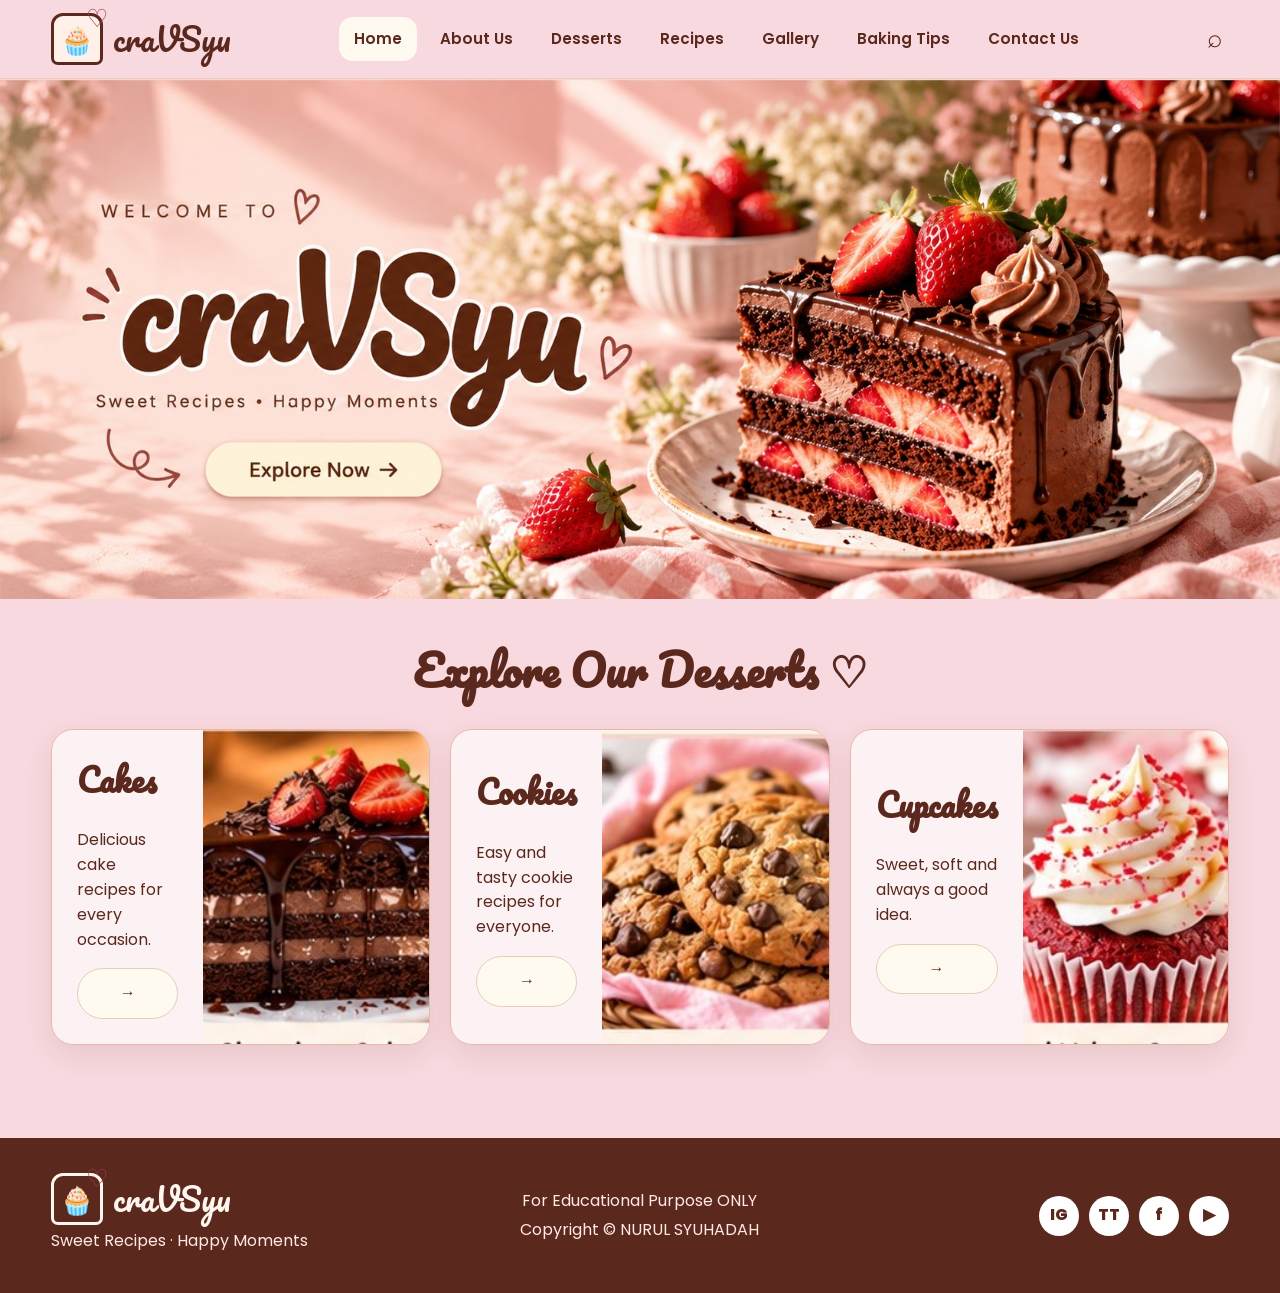
<file: index.html>
<!DOCTYPE html>
<html lang="en">

<head>
    <meta charset="UTF-8">
    <meta name="viewport" content="width=device-width,initial-scale=1.0">
    <title>Home | craVSyu</title>
    <link rel="stylesheet" href="style.css">
</head>

<body>
    <header class="site-header">
        <div class="container navbar"><a class="brand" href="index.html"><span
                    class="brand-mark">🧁</span><span>craVSyu</span></a>
            <nav class="nav-links"><a class="active" href="index.html">Home</a><a href="about.html">About Us</a><a
                    href="desserts.html">Desserts</a><a href="recipes.html">Recipes</a><a
                    href="gallery.html">Gallery</a><a href="baking-tips.html">Baking Tips</a><a
                    href="contact.html">Contact Us</a></nav>
                <button class="menu-toggle" id="menuToggle" aria-label="Open navigation menu" aria-expanded="false">☰</button>
                <div class="mobile-menu" id="mobileMenu"><a href="index.html">Home</a><a href="about.html">About Us</a><a href="desserts.html">Desserts</a><a href="recipes.html">Recipes</a><a href="gallery.html">Gallery</a><a href="baking-tips.html">Baking Tips</a><a href="contact.html">Contact Us</a></div><button class="search-btn" id="searchBtn"
                aria-label="Search">⌕</button>
        </div>
        <div class="container search-wrap" id="searchWrap"><input id="siteSearch" placeholder="Search desserts...">
        </div>
    </header>
    <main>
        <section class="hero-banner"><a href="desserts.html" aria-label="Explore desserts"><img
                    src="images/homepage-banner.jpg" alt="Welcome to craVSyu - Sweet recipes and happy moments"></a>
        </section>
        <section class="section">
            <div class="container">
                <h2 class="section-title">Explore Our Desserts ♡</h2>
                <div class="category-grid">
                    <article class="category-card">
                        <div class="category-copy">
                            <h3>Cakes</h3>
                            <p>Delicious cake recipes for every occasion.</p><a class="btn"
                                href="desserts.html?category=Cakes">→</a>
                        </div>
                        <div class="category-image"><img src="images/chocolate-cake.jpg" alt="Cake"></div>
                    </article>
                    <article class="category-card">
                        <div class="category-copy">
                            <h3>Cookies</h3>
                            <p>Easy and tasty cookie recipes for everyone.</p><a class="btn"
                                href="desserts.html?category=Cookies">→</a>
                        </div>
                        <div class="category-image"><img src="images/chocolate-chip-cookies.jpg" alt="Cookies"></div>
                    </article>
                    <article class="category-card">
                        <div class="category-copy">
                            <h3>Cupcakes</h3>
                            <p>Sweet, soft and always a good idea.</p><a class="btn"
                                href="desserts.html?category=Cupcakes">→</a>
                        </div>
                        <div class="category-image"><img src="images/red-velvet-cupcake.jpg" alt="Cupcakes"></div>
                    </article>
                </div>
            </div>
        </section>
    </main>
    <footer class="footer">
        <div class="container footer-grid">
            <div><a class="brand" href="index.html"><span class="brand-mark">🧁</span><span>craVSyu</span></a>
                <p>Sweet Recipes · Happy Moments</p>
            </div>
            <div style="text-align:center">
                <p>For Educational Purpose ONLY</p>
                <p>Copyright © NURUL SYUHADAH</p>
            </div>
            <div class="social"><a href="https://www.instagram.com/ssyhdh___/" target="_blank">IG</a><a
                    href="https://www.tiktok.com/" target="_blank">TT</a><a href="https://www.facebook.com/"
                    target="_blank">f</a><a href="https://www.youtube.com/" target="_blank">▶</a></div>
        </div>
    </footer>
    <script src="script.js"></script>
</body>

</html>
</file>
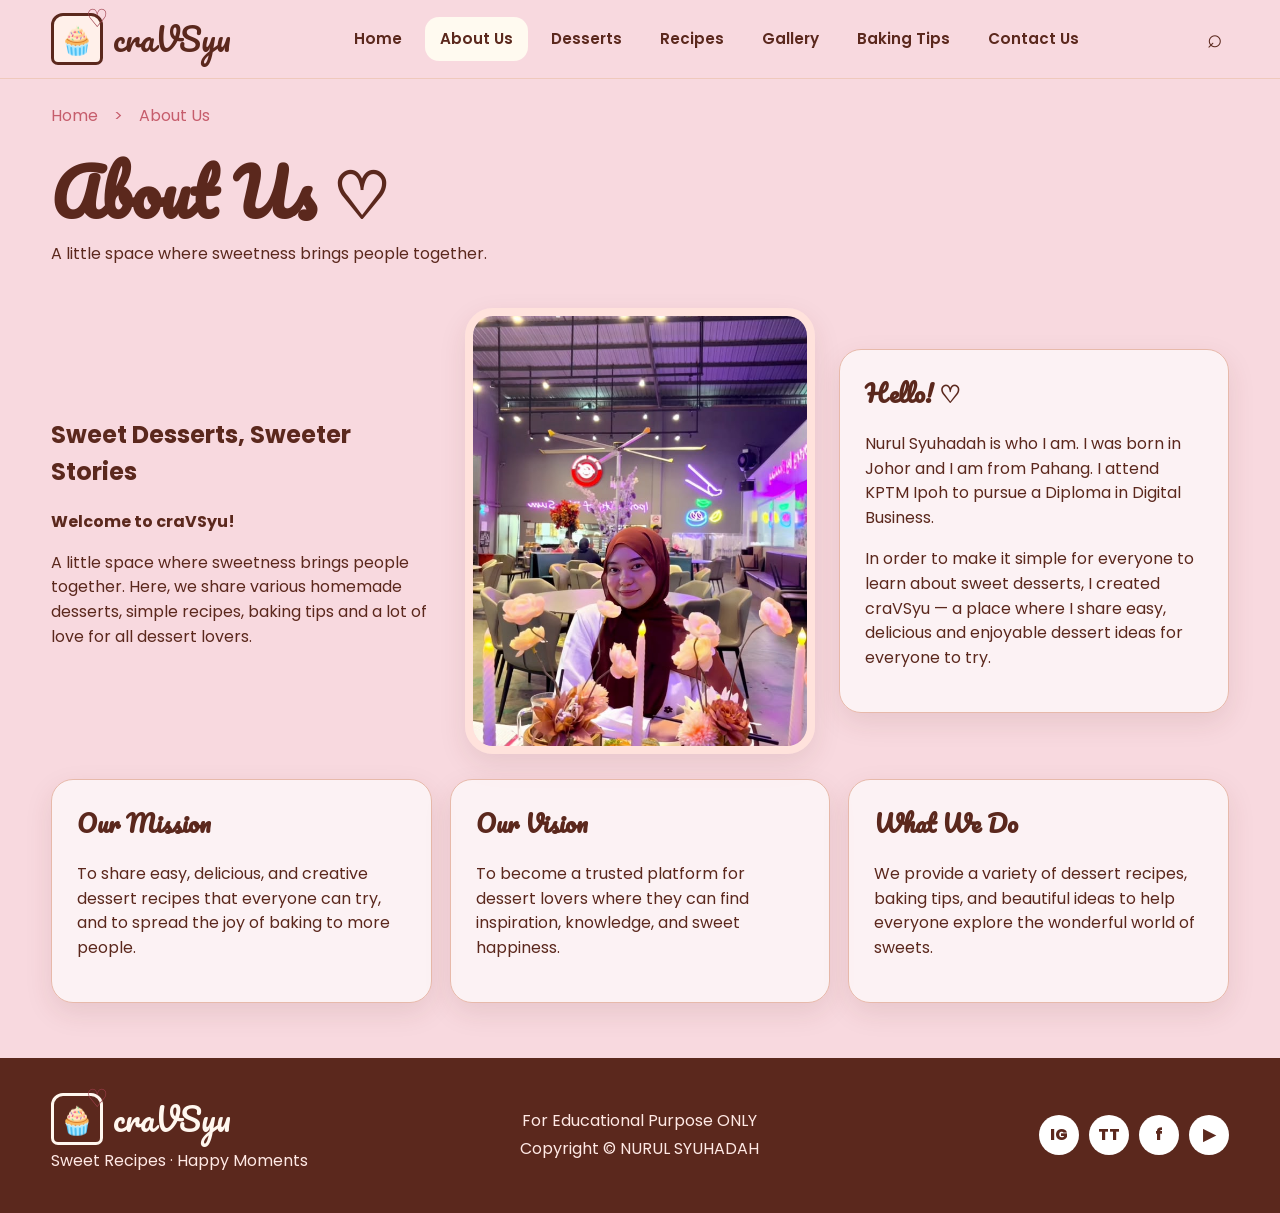
<file: about.html>
<!DOCTYPE html>
<html lang="en">

<head>
    <meta charset="UTF-8">
    <meta name="viewport" content="width=device-width,initial-scale=1.0">
    <title>About Us | craVSyu</title>
    <link rel="stylesheet" href="style.css">
</head>

<body>
    <header class="site-header">
        <div class="container navbar"><a class="brand" href="index.html"><span
                    class="brand-mark">🧁</span><span>craVSyu</span></a>
            <nav class="nav-links"><a class="" href="index.html">Home</a><a class="active" href="about.html">About
                    Us</a><a class="" href="desserts.html">Desserts</a><a class="" href="recipes.html">Recipes</a><a
                    class="" href="gallery.html">Gallery</a><a class="" href="baking-tips.html">Baking Tips</a><a
                    class="" href="contact.html">Contact Us</a></nav>
                <button class="menu-toggle" id="menuToggle" aria-label="Open navigation menu" aria-expanded="false">☰</button>
                <div class="mobile-menu" id="mobileMenu"><a href="index.html">Home</a><a href="about.html">About
                    Us</a><a href="desserts.html">Desserts</a><a href="recipes.html">Recipes</a><a href="gallery.html">Gallery</a><a href="baking-tips.html">Baking Tips</a><a href="contact.html">Contact Us</a></div><button class="search-btn" id="searchBtn"
                aria-label="Search">⌕</button>
        </div>
        <div class="container search-wrap" id="searchWrap"><input id="siteSearch" placeholder="Search desserts...">
        </div>
    </header>
    <main class="container">
        <div class="breadcrumb">Home　&gt;　About Us</div>
        <section class="page-head">
            <h1 class="page-title">About Us ♡</h1>
            <p>A little space where sweetness brings people together.</p>
        </section>
        <section class="about-grid">
            <div>
                <h2 class="script">Sweet Desserts, Sweeter Stories</h2>
                <p><b>Welcome to craVSyu!</b></p>
                <p>A little space where sweetness brings people together. Here, we share various homemade desserts,
                    simple recipes, baking tips and a lot of love for all dessert lovers.</p>
            </div>
            <div class="about-photo"><img src="images/syuhada-photo.jpeg" alt="Nurul Syuhadah"></div>
            <div class="info-card">
                <h2>Hello! ♡</h2>
                <p>Nurul Syuhadah is who I am. I was born in Johor and I am from Pahang. I attend KPTM Ipoh to pursue a
                    Diploma in Digital Business.</p>
                <p>In order to make it simple for everyone to learn about sweet desserts, I created craVSyu — a place
                    where I share easy, delicious and enjoyable dessert ideas for everyone to try.</p>
            </div>
        </section>
        <div class="about-cards">
            <div class="info-card">
                <h2>Our Mission</h2>
                <p>To share easy, delicious, and creative dessert recipes that everyone can try, and to spread the joy
                    of baking to more people.</p>
            </div>
            <div class="info-card">
                <h2>Our Vision</h2>
                <p>To become a trusted platform for dessert lovers where they can find inspiration, knowledge, and sweet
                    happiness.</p>
            </div>
            <div class="info-card">
                <h2>What We Do</h2>
                <p>We provide a variety of dessert recipes, baking tips, and beautiful ideas to help everyone explore
                    the wonderful world of sweets.</p>
            </div>
        </div>
    </main>
    <footer class="footer">
        <div class="container footer-grid">
            <div><a class="brand" href="index.html"><span class="brand-mark">🧁</span><span>craVSyu</span></a>
                <p>Sweet Recipes · Happy Moments</p>
            </div>
            <div style="text-align:center">
                <p>For Educational Purpose ONLY</p>
                <p>Copyright © NURUL SYUHADAH</p>
            </div>
            <div class="social"><a href="https://www.instagram.com/ssyhdh___/" target="_blank">IG</a><a
                    href="https://www.tiktok.com/" target="_blank">TT</a><a href="https://www.facebook.com/"
                    target="_blank">f</a><a href="https://www.youtube.com/" target="_blank">▶</a></div>
        </div>
    </footer>
    <script src="script.js"></script>
</body>

</html>
</file>
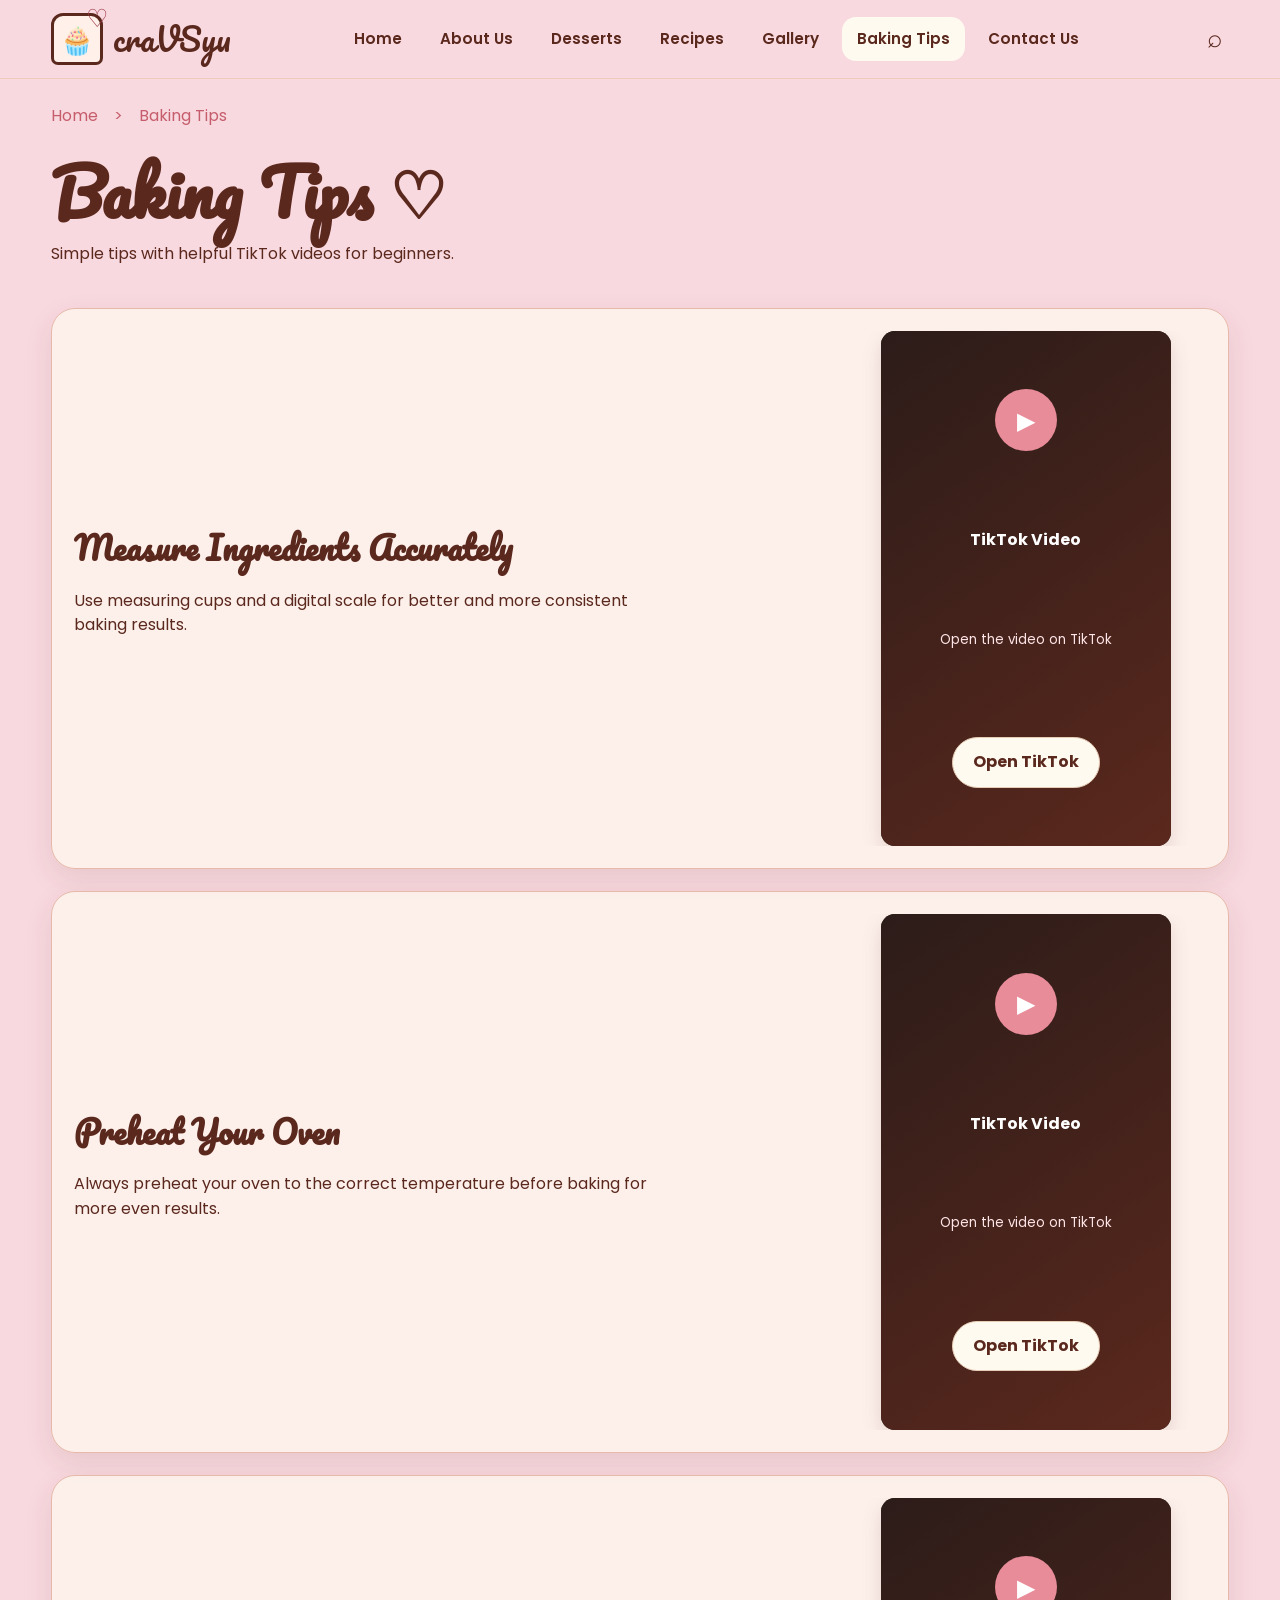
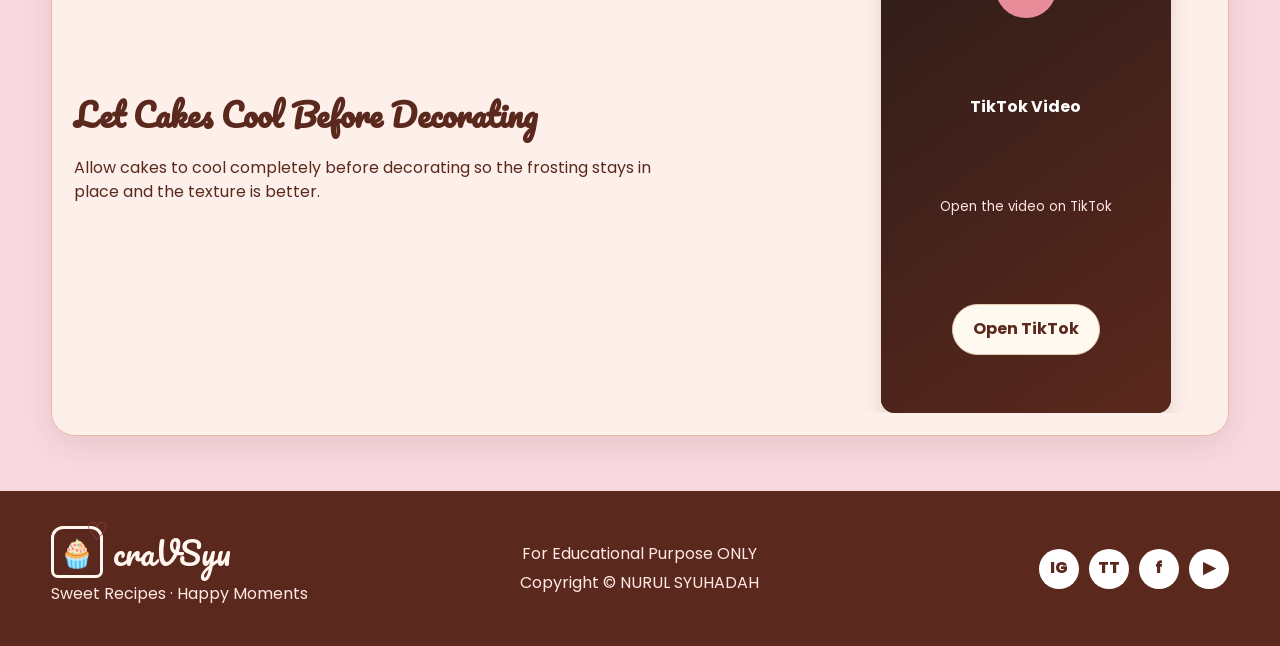
<file: baking-tips.html>
<!DOCTYPE html>
<html lang="en">

<head>
    <meta charset="UTF-8">
    <meta name="viewport" content="width=device-width,initial-scale=1.0">
    <title>Baking Tips | craVSyu</title>
    <link rel="stylesheet" href="style.css">
</head>

<body>
    <header class="site-header">
        <div class="container navbar"><a class="brand" href="index.html"><span
                    class="brand-mark">🧁</span><span>craVSyu</span></a>
            <nav class="nav-links"><a href="index.html">Home</a><a href="about.html">About Us</a><a
                    href="desserts.html">Desserts</a><a href="recipes.html">Recipes</a><a
                    href="gallery.html">Gallery</a><a class="active" href="baking-tips.html">Baking Tips</a><a
                    href="contact.html">Contact Us</a></nav>
                <button class="menu-toggle" id="menuToggle" aria-label="Open navigation menu" aria-expanded="false">☰</button>
                <div class="mobile-menu" id="mobileMenu"><a href="index.html">Home</a><a href="about.html">About Us</a><a href="desserts.html">Desserts</a><a href="recipes.html">Recipes</a><a href="gallery.html">Gallery</a><a href="baking-tips.html">Baking Tips</a><a href="contact.html">Contact Us</a></div><button class="search-btn" id="searchBtn">⌕</button>
        </div>
    </header>
    <main class="container">
        <div class="breadcrumb">Home　&gt;　Baking Tips</div>
        <section class="page-head">
            <h1 class="page-title">Baking Tips ♡</h1>
            <p>Simple tips with helpful TikTok videos for beginners.</p>
        </section>
        <section id="bakingTipsList" class="baking-tips-list"></section>
    </main>
    <footer class="footer">
        <div class="container footer-grid">
            <div><a class="brand" href="index.html"><span class="brand-mark">🧁</span><span>craVSyu</span></a>
                <p>Sweet Recipes · Happy Moments</p>
            </div>
            <div style="text-align:center">
                <p>For Educational Purpose ONLY</p>
                <p>Copyright © NURUL SYUHADAH</p>
            </div>
            <div class="social"><a href="https://www.instagram.com/ssyhdh___/" target="_blank">IG</a><a
                    href="https://www.tiktok.com/" target="_blank">TT</a><a href="https://www.facebook.com/"
                    target="_blank">f</a><a href="https://www.youtube.com/" target="_blank">▶</a></div>
        </div>
    </footer>
    <script src="script.js"></script>
</body>

</html>
</file>
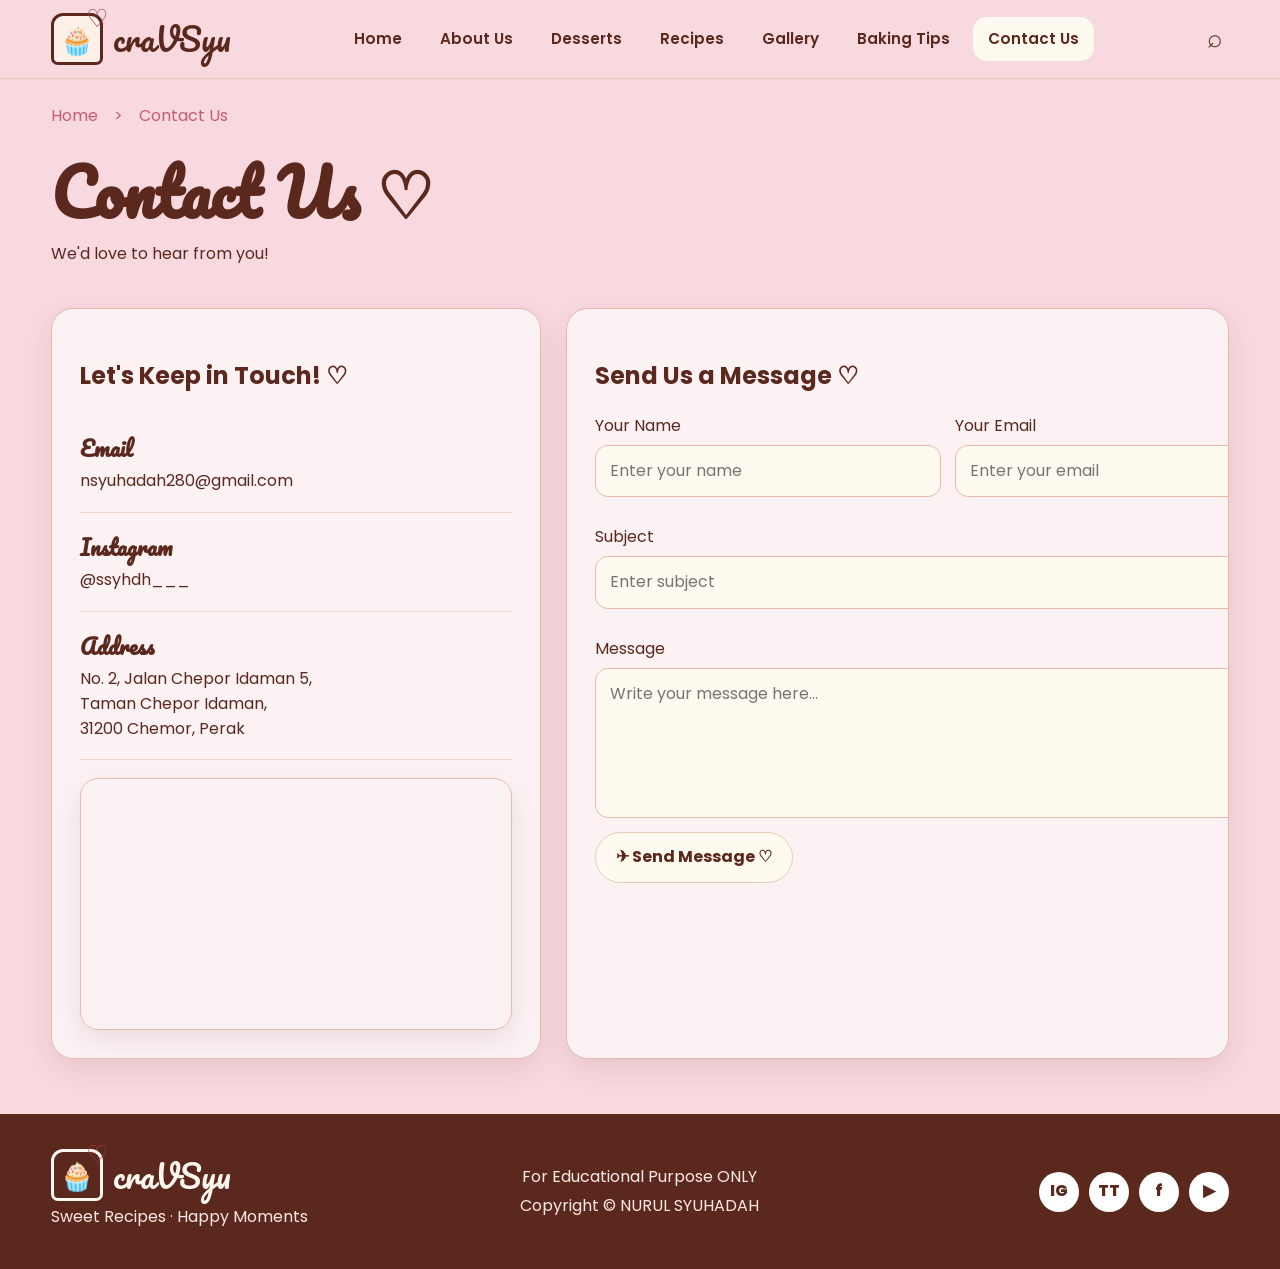
<file: contact.html>
<!DOCTYPE html>
<html lang="en">

<head>
    <meta charset="UTF-8">
    <meta name="viewport" content="width=device-width,initial-scale=1.0">
    <title>Contact Us | craVSyu</title>
    <link rel="stylesheet" href="style.css">
</head>

<body>
    <header class="site-header">
        <div class="container navbar"><a class="brand" href="index.html"><span
                    class="brand-mark">🧁</span><span>craVSyu</span></a>
            <nav class="nav-links"><a href="index.html">Home</a><a href="about.html">About Us</a><a
                    href="desserts.html">Desserts</a><a href="recipes.html">Recipes</a><a
                    href="gallery.html">Gallery</a><a href="baking-tips.html">Baking Tips</a><a class="active"
                    href="contact.html">Contact Us</a></nav>
                <button class="menu-toggle" id="menuToggle" aria-label="Open navigation menu" aria-expanded="false">☰</button>
                <div class="mobile-menu" id="mobileMenu"><a href="index.html">Home</a><a href="about.html">About Us</a><a href="desserts.html">Desserts</a><a href="recipes.html">Recipes</a><a href="gallery.html">Gallery</a><a href="baking-tips.html">Baking Tips</a><a href="contact.html">Contact Us</a></div><button class="search-btn" id="searchBtn">⌕</button>
        </div>
    </header>
    <main class="container">
        <div class="breadcrumb">Home　&gt;　Contact Us</div>
        <section class="page-head">
            <h1 class="page-title">Contact Us ♡</h1>
            <p>We'd love to hear from you!</p>
        </section>
        <div class="contact-grid">
            <section class="contact-panel">
                <h2>Let's Keep in Touch! ♡</h2>
                <div class="contact-item"><strong>Email</strong><a
                        href="mailto:nsyuhadah280@gmail.com">nsyuhadah280@gmail.com</a></div>
                <div class="contact-item"><strong>Instagram</strong><a href="https://www.instagram.com/ssyhdh___/"
                        target="_blank">@ssyhdh___</a></div>
                <div class="contact-item"><strong>Address</strong><span>No. 2, Jalan Chepor Idaman 5,<br>Taman Chepor
                        Idaman,<br>31200 Chemor, Perak</span></div>
                <div class="map-wrap"><iframe
                        title="Map to No. 2, Jalan Chepor Idaman 5, Taman Chepor Idaman, 31200 Chemor, Perak"
                        src="https://www.google.com/maps?q=No.2%20Jalan%20Chepor%20Idaman%205%2C%20Taman%20Chepor%20Idaman%2C%2031200%20Chemor%2C%20Perak&output=embed"
                        loading="lazy" allowfullscreen></iframe></div>
            </section>
            <section class="contact-panel">
                <h2>Send Us a Message ♡</h2>
                <form id="contactForm">
                    <div class="form-grid"><label class="field"><span>Your Name</span><input required
                                placeholder="Enter your name"></label><label class="field"><span>Your Email</span><input
                                type="email" required placeholder="Enter your email"></label><label
                            class="field full"><span>Subject</span><input required
                                placeholder="Enter subject"></label><label
                            class="field full"><span>Message</span><textarea required
                                placeholder="Write your message here..."></textarea></label></div><button class="btn"
                        type="submit">✈ Send Message ♡</button>
                    <div id="formMsg" class="form-msg"></div>
                </form>
            </section>
        </div>
    </main>
    <footer class="footer">
        <div class="container footer-grid">
            <div><a class="brand" href="index.html"><span class="brand-mark">🧁</span><span>craVSyu</span></a>
                <p>Sweet Recipes · Happy Moments</p>
            </div>
            <div style="text-align:center">
                <p>For Educational Purpose ONLY</p>
                <p>Copyright © NURUL SYUHADAH</p>
            </div>
            <div class="social"><a href="https://www.instagram.com/ssyhdh___/" target="_blank">IG</a><a
                    href="https://www.tiktok.com/" target="_blank">TT</a><a href="https://www.facebook.com/"
                    target="_blank">f</a><a href="https://www.youtube.com/" target="_blank">▶</a></div>
        </div>
    </footer>
    <script src="script.js"></script>
</body>

</html>
</file>
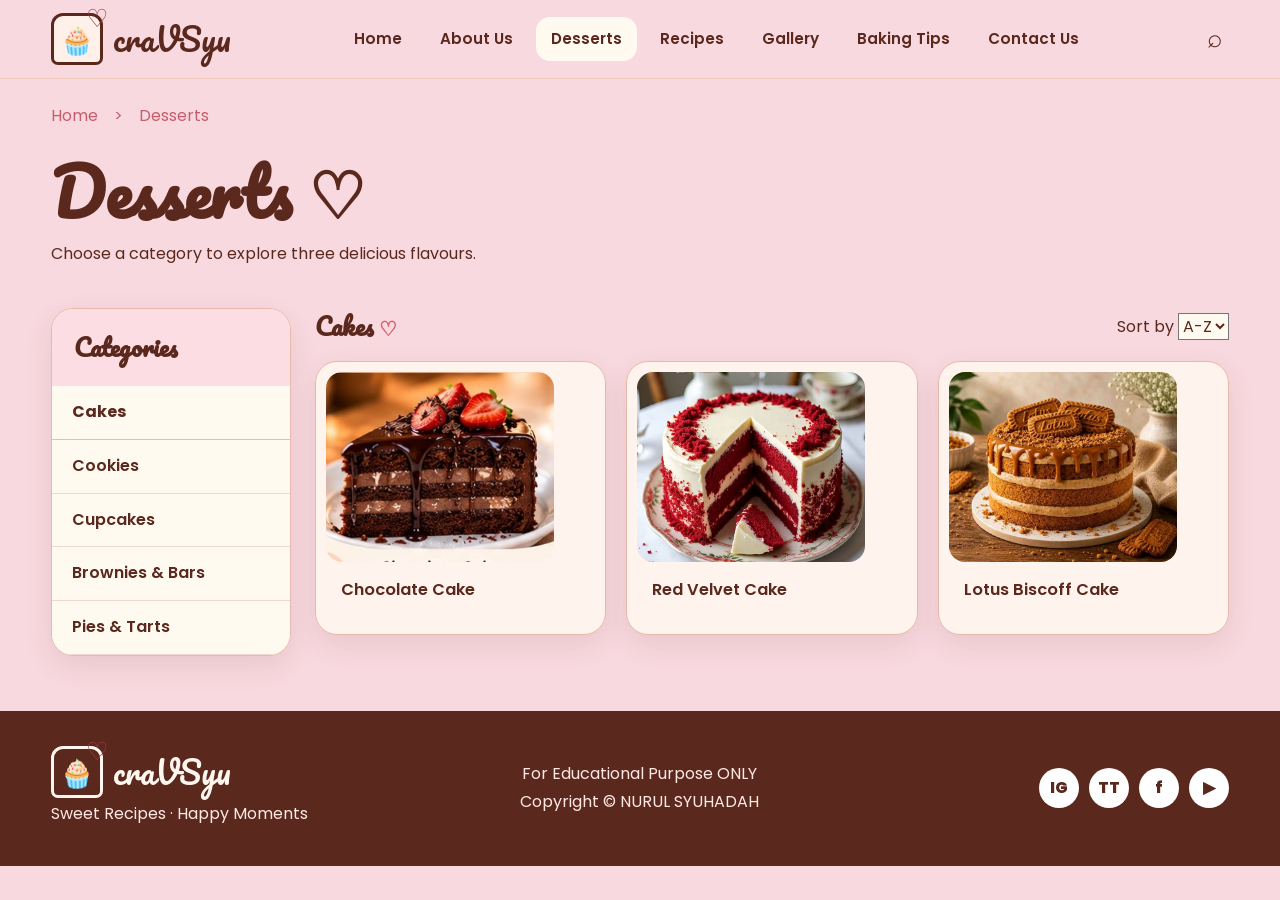
<file: desserts.html>
<!DOCTYPE html>
<html lang="en">

<head>
    <meta charset="UTF-8">
    <meta name="viewport" content="width=device-width,initial-scale=1.0">
    <title>Desserts | craVSyu</title>
    <link rel="stylesheet" href="style.css">
</head>

<body>
    <header class="site-header">
        <div class="container navbar"><a class="brand" href="index.html"><span
                    class="brand-mark">🧁</span><span>craVSyu</span></a>
            <nav class="nav-links"><a href="index.html">Home</a><a href="about.html">About Us</a><a class="active"
                    href="desserts.html">Desserts</a><a href="recipes.html">Recipes</a><a
                    href="gallery.html">Gallery</a><a href="baking-tips.html">Baking Tips</a><a
                    href="contact.html">Contact Us</a></nav>
                <button class="menu-toggle" id="menuToggle" aria-label="Open navigation menu" aria-expanded="false">☰</button>
                <div class="mobile-menu" id="mobileMenu"><a href="index.html">Home</a><a href="about.html">About Us</a><a href="desserts.html">Desserts</a><a href="recipes.html">Recipes</a><a href="gallery.html">Gallery</a><a href="baking-tips.html">Baking Tips</a><a href="contact.html">Contact Us</a></div><button class="search-btn" id="searchBtn">⌕</button>
        </div>
        <div class="container search-wrap" id="searchWrap"><input id="siteSearch" placeholder="Search desserts...">
        </div>
    </header>
    <main class="container">
        <div class="breadcrumb">Home　&gt;　Desserts</div>
        <section class="page-head">
            <h1 class="page-title">Desserts ♡</h1>
            <p>Choose a category to explore three delicious flavours.</p>
        </section>
        <div class="dessert-layout">
            <aside class="category-panel">
                <h2>Categories</h2><button class="category-btn" data-category="Cakes">Cakes</button><button
                    class="category-btn" data-category="Cookies">Cookies</button><button class="category-btn"
                    data-category="Cupcakes">Cupcakes</button><button class="category-btn"
                    data-category="Brownies & Bars">Brownies & Bars</button><button class="category-btn"
                    data-category="Pies & Tarts">Pies & Tarts</button>
            </aside>
            <section class="dessert-results">
                <div class="results-head">
                    <h2 id="dessertHeading">Cakes ♡</h2><label>Sort by <select id="sortDesserts">
                            <option value="az">A-Z</option>
                            <option value="za">Z-A</option>
                        </select></label>
                </div>
                <div id="dessertGrid" class="dessert-grid"></div>
            </section>
        </div>
    </main>
    <footer class="footer">
        <div class="container footer-grid">
            <div><a class="brand" href="index.html"><span class="brand-mark">🧁</span><span>craVSyu</span></a>
                <p>Sweet Recipes · Happy Moments</p>
            </div>
            <div style="text-align:center">
                <p>For Educational Purpose ONLY</p>
                <p>Copyright © NURUL SYUHADAH</p>
            </div>
            <div class="social"><a href="https://www.instagram.com/ssyhdh___/" target="_blank">IG</a><a
                    href="https://www.tiktok.com/" target="_blank">TT</a><a href="https://www.facebook.com/"
                    target="_blank">f</a><a href="https://www.youtube.com/" target="_blank">▶</a></div>
        </div>
    </footer>
    <script src="script.js"></script>
</body>

</html>
</file>
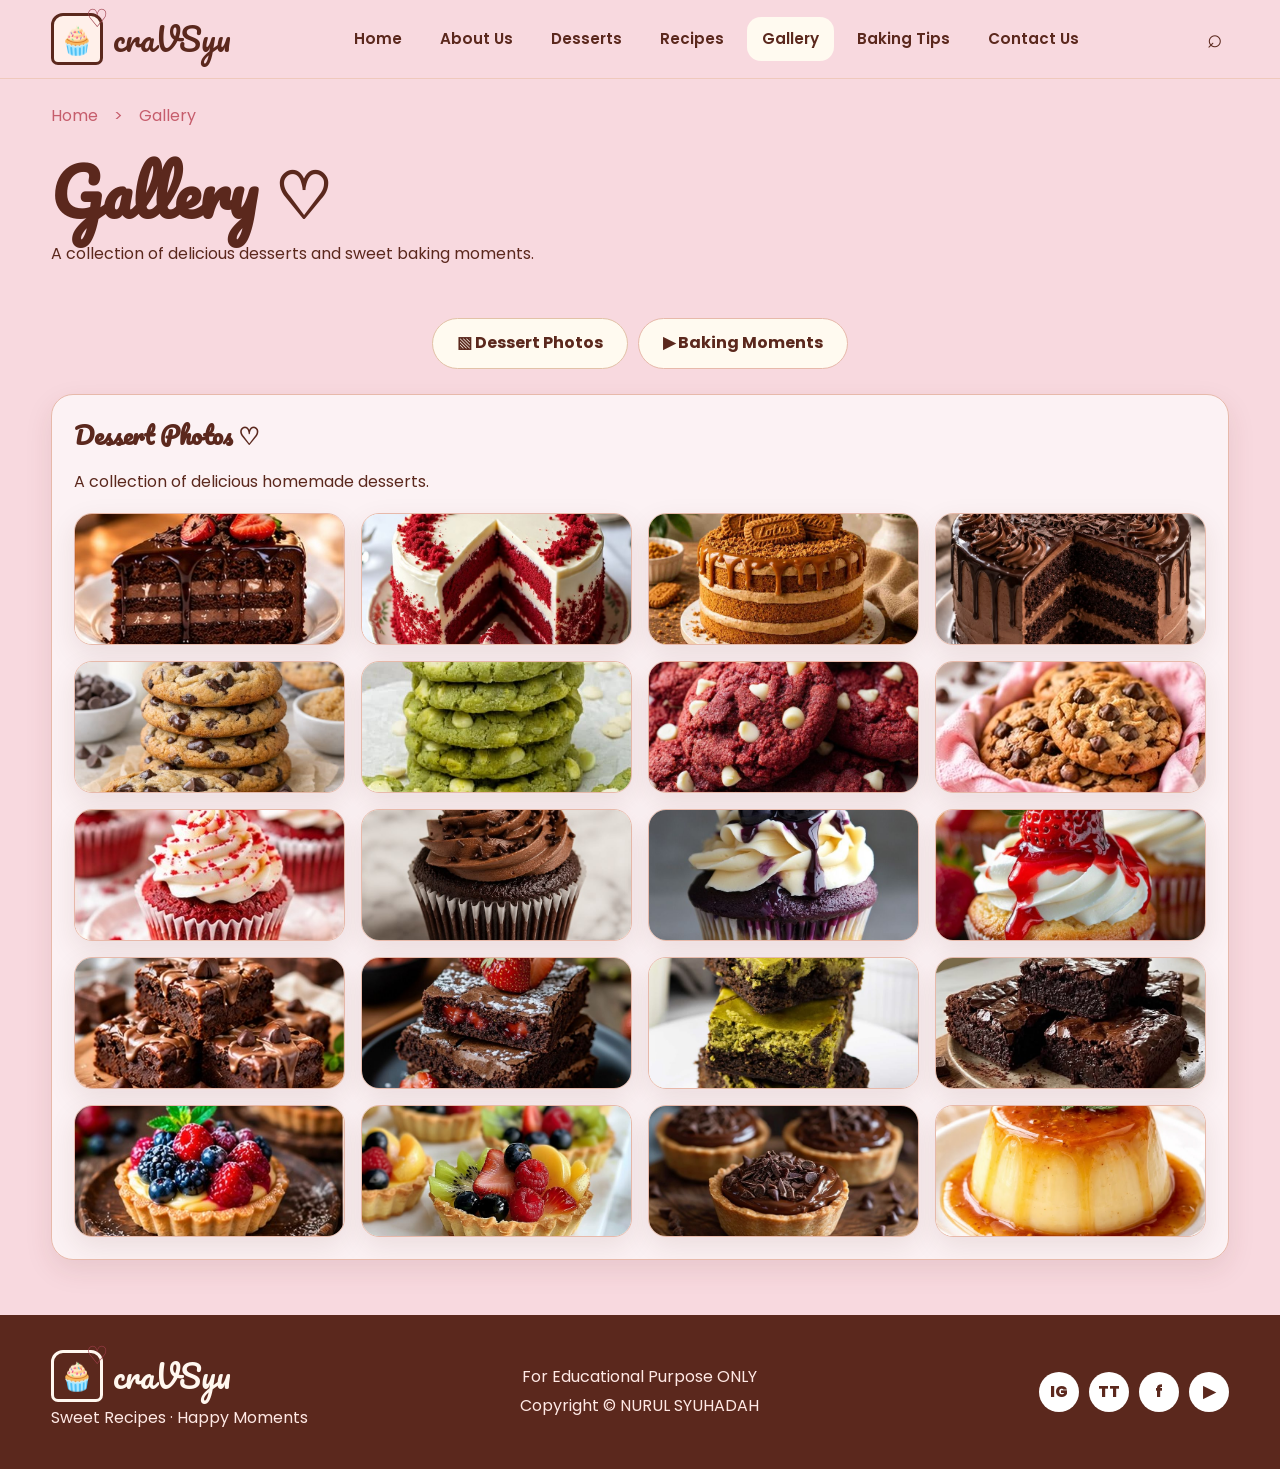
<file: gallery.html>
<!DOCTYPE html>
<html lang="en">

<head>
    <meta charset="UTF-8">
    <meta name="viewport" content="width=device-width,initial-scale=1.0">
    <title>Gallery | craVSyu</title>
    <link rel="stylesheet" href="style.css">
</head>

<body>
    <header class="site-header">
        <div class="container navbar"><a class="brand" href="index.html"><span
                    class="brand-mark">🧁</span><span>craVSyu</span></a>
            <nav class="nav-links"><a href="index.html">Home</a><a href="about.html">About Us</a><a
                    href="desserts.html">Desserts</a><a href="recipes.html">Recipes</a><a class="active"
                    href="gallery.html">Gallery</a><a href="baking-tips.html">Baking Tips</a><a
                    href="contact.html">Contact Us</a></nav>
                <button class="menu-toggle" id="menuToggle" aria-label="Open navigation menu" aria-expanded="false">☰</button>
                <div class="mobile-menu" id="mobileMenu"><a href="index.html">Home</a><a href="about.html">About Us</a><a href="desserts.html">Desserts</a><a href="recipes.html">Recipes</a><a href="gallery.html">Gallery</a><a href="baking-tips.html">Baking Tips</a><a href="contact.html">Contact Us</a></div><button class="search-btn" id="searchBtn">⌕</button>
        </div>
    </header>
    <main class="container">
        <div class="breadcrumb">Home　&gt;　Gallery</div>
        <section class="page-head">
            <h1 class="page-title">Gallery ♡</h1>
            <p>A collection of delicious desserts and sweet baking moments.</p>
        </section>
        <div class="tabs"><button class="tab active" data-tab="photos">▧ Dessert Photos</button><button class="tab"
                data-tab="moments">▶ Baking Moments</button></div>
        <section id="dessertPhotos" class="gallery-section">
            <h2>Dessert Photos ♡</h2>
            <p>A collection of delicious homemade desserts.</p>
            <div class="gallery-grid">
                <figure class="mini"><img src="images/cake-chocolate.jpg" alt="Chocolate Cake"></figure>
                <figure class="mini"><img src="images/cake-red-velvet.jpg" alt="Red Velvet Cake"></figure>
                <figure class="mini"><img src="images/cake-lotus-biscoff.jpg" alt="Lotus Biscoff Cake"></figure>
                <figure class="mini"><img src="images/cake-rich-chocolate.jpg" alt="Rich Chocolate Layer Cake"></figure>
                <figure class="mini"><img src="images/cookie-chocolate-chip.jpg" alt="Chocolate Chip Cookies"></figure>
                <figure class="mini"><img src="images/cookie-matcha.jpg" alt="White Chocolate Matcha Cookies"></figure>
                <figure class="mini"><img src="images/cookie-red-velvet.jpg" alt="Red Velvet Cookies"></figure>
                <figure class="mini"><img src="images/cookie-chocolate.jpg" alt="Chocolate Cookies"></figure>
                <figure class="mini"><img src="images/cupcake-red-velvet.jpg" alt="Red Velvet Cupcake"></figure>
                <figure class="mini"><img src="images/cupcake-chocolate.jpg" alt="Chocolate Cupcake"></figure>
                <figure class="mini"><img src="images/cupcake-blueberry.jpg" alt="Blueberry Cupcake"></figure>
                <figure class="mini"><img src="images/cupcake-strawberry.jpg" alt="Strawberry Cupcake"></figure>
                <figure class="mini"><img src="images/brownie-fudgy.jpg" alt="Fudgy Brownies"></figure>
                <figure class="mini"><img src="images/brownie-strawberry.jpg" alt="Strawberry Brownies"></figure>
                <figure class="mini"><img src="images/brownie-matcha.jpg" alt="Matcha Brownies"></figure>
                <figure class="mini"><img src="images/brownie-chocolate.jpg" alt="Chocolate Brownies"></figure>
                <figure class="mini"><img src="images/tart-fruit.jpg" alt="Fruit Tart"></figure>
                <figure class="mini"><img src="images/tart-mini-fruit.jpg" alt="Mini Fruit Tarts"></figure>
                <figure class="mini"><img src="images/tart-chocolate.jpg" alt="Chocolate Tart"></figure>
                <figure class="mini"><img src="images/tart-berry.jpg" alt="Berry Tart"></figure>
            </div>
        </section>
        <section id="bakingMoments" class="gallery-section hidden">
            <h2>Baking Moments ♡</h2>
            <p>Watch sweet baking moments from TikTok.</p>
            <div id="galleryMoments" class="video-grid"></div>
        </section>
    </main>
    <footer class="footer">
        <div class="container footer-grid">
            <div><a class="brand" href="index.html"><span class="brand-mark">🧁</span><span>craVSyu</span></a>
                <p>Sweet Recipes · Happy Moments</p>
            </div>
            <div style="text-align:center">
                <p>For Educational Purpose ONLY</p>
                <p>Copyright © NURUL SYUHADAH</p>
            </div>
            <div class="social"><a href="https://www.instagram.com/ssyhdh___/" target="_blank">IG</a><a
                    href="https://www.tiktok.com/" target="_blank">TT</a><a href="https://www.facebook.com/"
                    target="_blank">f</a><a href="https://www.youtube.com/" target="_blank">▶</a></div>
        </div>
    </footer>
    <script src="script.js"></script>
</body>

</html>
</file>
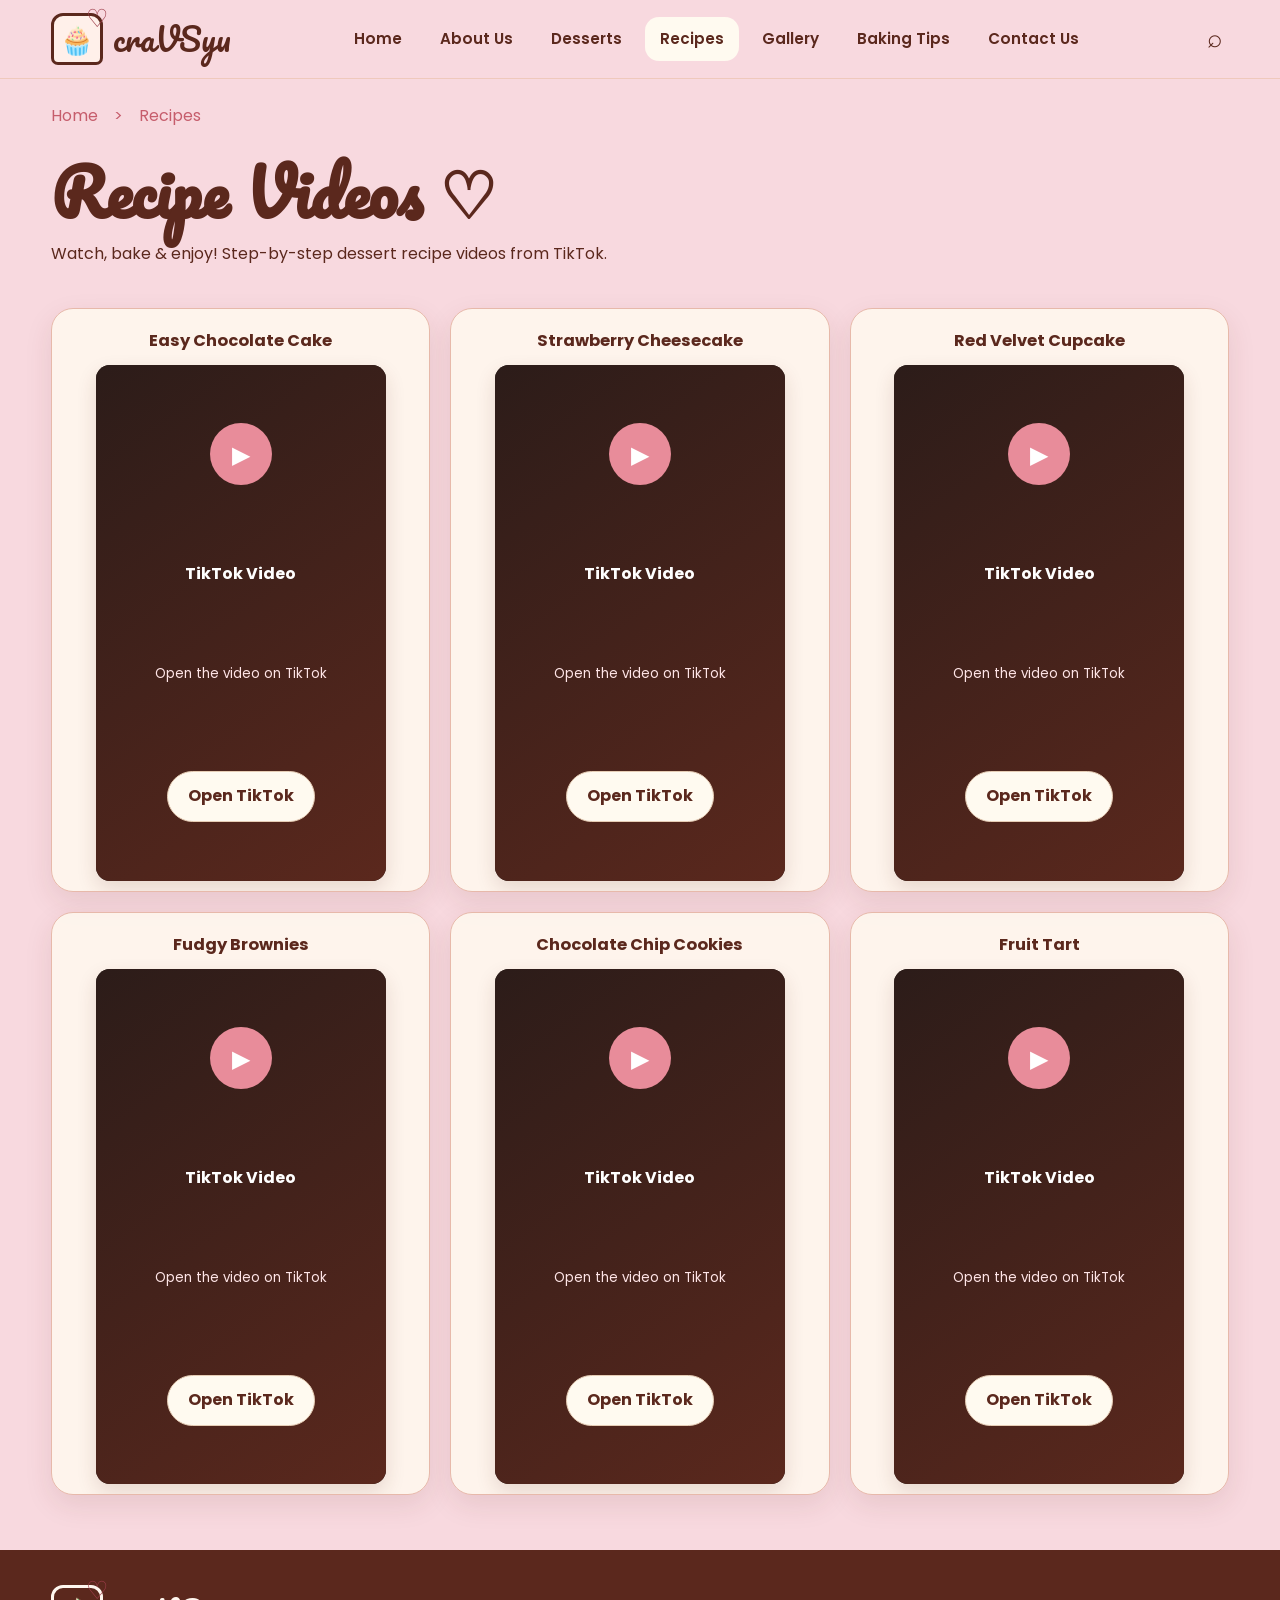
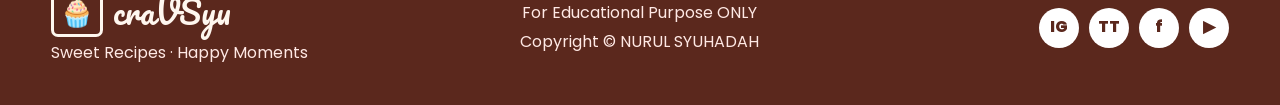
<file: recipes.html>
<!DOCTYPE html>
<html lang="en">

<head>
    <meta charset="UTF-8">
    <meta name="viewport" content="width=device-width,initial-scale=1.0">
    <title>Recipes | craVSyu</title>
    <link rel="stylesheet" href="style.css">
</head>

<body>
    <header class="site-header">
        <div class="container navbar"><a class="brand" href="index.html"><span
                    class="brand-mark">🧁</span><span>craVSyu</span></a>
            <nav class="nav-links"><a class="" href="index.html">Home</a><a class="" href="about.html">About Us</a><a
                    class="" href="desserts.html">Desserts</a><a class="active" href="recipes.html">Recipes</a><a
                    class="" href="gallery.html">Gallery</a><a class="" href="baking-tips.html">Baking Tips</a><a
                    class="" href="contact.html">Contact Us</a></nav>
                <button class="menu-toggle" id="menuToggle" aria-label="Open navigation menu" aria-expanded="false">☰</button>
                <div class="mobile-menu" id="mobileMenu"><a href="index.html">Home</a><a href="about.html">About Us</a><a href="desserts.html">Desserts</a><a href="recipes.html">Recipes</a><a href="gallery.html">Gallery</a><a href="baking-tips.html">Baking Tips</a><a href="contact.html">Contact Us</a></div><button class="search-btn"
                id="searchBtn">⌕</button>
        </div>
    </header>
    <main class="container">
        <div class="breadcrumb">Home　&gt;　Recipes</div>
        <section class="page-head">
            <h1 class="page-title">Recipe Videos ♡</h1>
            <p>Watch, bake & enjoy! Step-by-step dessert recipe videos from TikTok.</p>
        </section>
        <div id="recipeVideos" class="video-grid"></div>
    </main>
    <footer class="footer">
        <div class="container footer-grid">
            <div><a class="brand" href="index.html"><span class="brand-mark">🧁</span><span>craVSyu</span></a>
                <p>Sweet Recipes · Happy Moments</p>
            </div>
            <div style="text-align:center">
                <p>For Educational Purpose ONLY</p>
                <p>Copyright © NURUL SYUHADAH</p>
            </div>
            <div class="social"><a href="https://www.instagram.com/ssyhdh___/" target="_blank">IG</a><a
                    href="https://www.tiktok.com/" target="_blank">TT</a><a href="https://www.facebook.com/"
                    target="_blank">f</a><a href="https://www.youtube.com/" target="_blank">▶</a></div>
        </div>
    </footer>
    <script src="script.js"></script>
</body>

</html>
</file>
<file: style.css>
@import url('https://fonts.googleapis.com/css2?family=Pacifico&family=Poppins:wght@400;500;600;700&display=swap');
:root{--cream:#fff7ef;--cream2:#fff1e8;--pink:#f58b98;--pink2:#ffd6d8;--pink3:#ffe9e8;--brown:#5b281d;--brown2:#7b3b2b;--white:#fff;--line:#e7b9aa;--shadow:0 10px 28px rgba(91,40,29,.10)}
*{box-sizing:border-box}html{scroll-behavior:smooth}body{margin:0;font-family:"DM Sans",Arial,sans-serif;color:var(--brown);background:var(--cream);line-height:1.55}a{text-decoration:none;color:inherit}button,select,input,textarea{font:inherit}img{max-width:100%;display:block}
.container{width:min(1180px,92%);margin:auto}.site-header{position:sticky;top:0;z-index:50;background:rgba(255,247,239,.96);backdrop-filter:blur(10px);border-bottom:1px solid #efc9bc}.navbar{min-height:78px;display:flex;align-items:center;justify-content:space-between;gap:24px}.brand{display:flex;align-items:center;gap:10px;font-family:Pacifico,cursive;font-size:2rem;color:var(--brown)}.brand-mark{width:52px;height:52px;border:3px solid var(--brown);border-radius:12px 12px 7px 7px;display:grid;place-items:center;font-size:1.7rem;background:#fff0ea;position:relative}.brand-mark:before{content:"♡";position:absolute;right:-8px;top:-17px;font-family:Arial;font-size:25px;color:#9d3d49}
.nav-links{display:flex;align-items:center;gap:8px;flex-wrap:wrap}.nav-links a{padding:10px 15px;border-radius:14px;font-weight:600;font-size:.95rem}.nav-links a:hover,.nav-links a.active{background:var(--pink2)}.search-btn{border:0;background:transparent;font-size:1.6rem;cursor:pointer;color:var(--brown)}.search-wrap{display:none;padding:10px 0 15px}.search-wrap.show{display:block}.search-wrap input{width:100%;padding:12px 16px;border:1px solid var(--line);border-radius:15px;background:#fff}
.hero{padding:55px 0 30px}.hero-grid{display:grid;grid-template-columns:1fr 1.15fr;gap:28px;align-items:center}.kicker{text-transform:uppercase;letter-spacing:5px;font-size:.82rem;font-weight:700}.hero h1,.page-title{font-family:Pacifico,cursive;line-height:1.05;margin:10px 0;color:var(--brown)}.hero h1{font-size:clamp(3.2rem,7vw,6rem)}.hero p{font-size:1.15rem;letter-spacing:3px}.hero-image{height:420px;border-radius:28px;overflow:hidden;box-shadow:var(--shadow);background:var(--pink2)}.hero-image img{width:100%;height:100%;object-fit:cover}
.btn{display:inline-flex;align-items:center;justify-content:center;gap:8px;padding:12px 20px;border-radius:999px;border:0;background:var(--pink);color:#fff;font-weight:700;cursor:pointer;transition:.2s}.btn:hover{transform:translateY(-2px)}
.section{padding:38px 0}.section-title{text-align:center;font-family:Pacifico,cursive;font-size:2.7rem;margin:0 0 25px}.category-grid{display:grid;grid-template-columns:repeat(3,1fr);gap:20px}.category-card,.card,.info-card,.video-card,.contact-panel,.gallery-section{background:rgba(255,255,255,.66);border:1px solid var(--line);border-radius:22px;box-shadow:var(--shadow);overflow:hidden}.category-card{display:grid;grid-template-columns:.8fr 1.2fr;min-height:230px}.category-copy{padding:25px;display:flex;flex-direction:column;justify-content:center}.category-copy h3{font-family:Pacifico,cursive;font-size:2rem;margin:0 0 8px}.category-image{min-height:230px}.category-image img{width:100%;height:100%;object-fit:cover}
.breadcrumb{padding:25px 0 5px;color:#c65d6c}.page-head{padding:15px 0 25px}.page-head-row{display:flex;align-items:end;justify-content:space-between;gap:20px}.page-head p{max-width:680px}.page-title{font-size:clamp(2.6rem,5vw,4.3rem)}.page-layout{display:grid;grid-template-columns:235px 1fr;gap:25px}.sidebar{height:max-content;background:#fff7ef;border:1px solid var(--line);border-radius:20px;overflow:hidden;position:sticky;top:100px}.sidebar h3{font-family:Pacifico,cursive;font-size:1.6rem;margin:0;padding:18px 20px;background:#ffe4e2}.category-btn{width:100%;text-align:left;padding:13px 18px;border:0;border-top:1px solid #f0d3ca;background:transparent;color:var(--brown);cursor:pointer;font-weight:600}.category-btn:hover,.category-btn.active{background:var(--pink);color:#fff}.sort{padding:11px 14px;border:1px solid var(--line);border-radius:13px;background:#fff;color:var(--brown)}
.dessert-grid{display:grid;grid-template-columns:repeat(3,1fr);gap:18px}.card{padding:10px;transition:.2s}.card:hover{transform:translateY(-3px)}.card-img{height:190px;border-radius:16px;overflow:hidden;background:linear-gradient(135deg,#ffe3e1,#f6c9b9)}.card-img img{width:100%;height:100%;object-fit:cover}.card-body{padding:9px 8px 5px}.card h3,.video-card h3,.moment h3{margin:2px 0 9px;font-family:Pacifico,cursive}.card-actions{display:flex;justify-content:space-between;align-items:center;gap:8px}.card .btn{font-size:.85rem;padding:9px 14px}.heart{color:#d85b6b;font-size:1.25rem}
.video-grid,.tips-grid{display:grid;grid-template-columns:repeat(3,1fr);gap:20px}.video-card{padding:10px}.video-thumb,.moment-thumb{height:190px;border-radius:16px;background:linear-gradient(135deg,#f9c8cc,#f6dfcf);display:grid;place-items:center;position:relative}.video-thumb:before,.moment-thumb:after{content:"▶";display:grid;place-items:center;width:64px;height:64px;border-radius:50%;background:rgba(91,40,29,.86);color:#fff;font-size:1.5rem;padding-left:4px}.platform{position:absolute;top:12px;right:12px;background:#fff;border-radius:9px;padding:5px 8px;font-size:.75rem;font-weight:800}.video-card h3{font-size:1.2rem;margin:12px 4px 5px}.video-card p{margin:0 4px 12px;font-size:.9rem}
.tabs{display:flex;justify-content:center;gap:10px;margin:10px 0 25px;flex-wrap:wrap}.tab{border:1px solid var(--line);background:#fff3ef;color:var(--brown);padding:12px 24px;border-radius:999px;font-weight:700;cursor:pointer}.tab.active{background:var(--pink);color:#fff}.gallery-section{padding:22px;margin-bottom:22px}.gallery-section h2{font-family:Pacifico,cursive;margin:0 0 4px}.gallery-grid{display:grid;grid-template-columns:repeat(6,1fr);gap:10px;margin-top:18px}.mini{margin:0;border-radius:15px;overflow:hidden;background:#fff;border:1px solid #efd1c7}.mini img{height:130px;width:100%;object-fit:cover}.mini figcaption{padding:8px;font-weight:700;font-size:.82rem}.moments-grid{display:grid;grid-template-columns:repeat(3,1fr);gap:15px;margin-top:18px}.moment{background:#fff;border:1px solid #efd1c7;border-radius:17px;padding:10px}.moment-thumb{height:170px}.moment h3{font-size:1.05rem;margin:9px 3px 2px}
.quick-tips{display:grid;grid-template-columns:repeat(3,1fr);gap:18px;margin-top:25px;padding:22px;border:1px solid var(--line);border-radius:24px;background:#fff0ea}.quick-tips h2{grid-column:1/-1;font-family:Pacifico,cursive;margin:0}.about-grid{display:grid;grid-template-columns:1fr .9fr 1fr;gap:24px;align-items:center}.about-photo{border-radius:28px;overflow:hidden;border:8px solid #ffe2dc;box-shadow:var(--shadow)}.about-photo img{width:100%;height:430px;object-fit:cover}.info-card{padding:25px}.info-card h2{font-family:Pacifico,cursive;margin-top:0}.about-cards{display:grid;grid-template-columns:repeat(3,1fr);gap:18px;margin-top:25px}
.contact-grid{display:grid;grid-template-columns:.85fr 1.15fr;gap:25px}.contact-panel{padding:28px}.contact-item{padding:18px 0;border-bottom:1px solid #efd2c9}.contact-item:last-child{border-bottom:0}.contact-item strong{display:block;font-family:Pacifico,cursive;font-size:1.3rem;margin-bottom:5px}.form-grid{display:grid;grid-template-columns:1fr 1fr;gap:14px}.field{display:flex;flex-direction:column;gap:6px;margin-bottom:14px}.field.full{grid-column:1/-1}.field input,.field textarea{padding:13px 14px;border:1px solid var(--line);border-radius:13px;background:#fff}.field textarea{min-height:150px;resize:vertical}.form-msg{margin-top:10px;color:#8a3b46;font-weight:700}
.footer{margin-top:55px;background:var(--brown);color:#fff;padding:35px 0}.footer-grid{display:grid;grid-template-columns:1fr 1fr 1fr;align-items:center;gap:20px}.footer .brand{color:#fff}.footer .brand-mark{border-color:#fff;background:transparent}.footer p{margin:4px 0;color:#ffe9e5}.social{display:flex;justify-content:flex-end;gap:10px}.social a{width:40px;height:40px;border-radius:50%;background:#fff;color:var(--brown);display:grid;place-items:center;font-weight:800}.disclaimer{text-align:center;margin-top:22px;font-size:.9rem;color:#ffe9e5}.hidden{display:none!important}
@media(max-width:950px){.nav-links{display:none}.hero-grid,.about-grid,.contact-grid,.page-layout{grid-template-columns:1fr}.sidebar{position:static}.dessert-grid,.video-grid,.tips-grid{grid-template-columns:repeat(2,1fr)}.gallery-grid{grid-template-columns:repeat(3,1fr)}.category-grid{grid-template-columns:1fr}.footer-grid{grid-template-columns:1fr;text-align:center}.social{justify-content:center}}
@media(max-width:600px){.navbar{min-height:68px}.brand{font-size:1.5rem}.brand-mark{width:43px;height:43px}.hero{padding-top:25px}.hero-image{height:280px}.dessert-grid,.video-grid,.tips-grid,.about-cards,.quick-tips,.moments-grid{grid-template-columns:1fr}.gallery-grid{grid-template-columns:repeat(2,1fr)}.page-head-row{align-items:start;flex-direction:column}.form-grid{grid-template-columns:1fr}.field.full{grid-column:auto}}

.vertical-video-card{padding:10px;background:#fff7f2}
.video-title{text-align:center;font-family:"Quicksand",Arial,sans-serif;font-weight:700;font-size:1.08rem;padding:9px 4px 12px;color:var(--brown)}
.video-frame{width:100%;max-width:270px;margin:0 auto;aspect-ratio:9/16;position:relative;border-radius:14px;overflow:hidden;background:#111;box-shadow:0 8px 20px rgba(91,40,29,.14)}
.video-frame iframe{width:100%;height:100%;border:0;display:block}
.video-frame .platform{z-index:2;background:rgba(255,255,255,.95);color:var(--brown);border-radius:8px}
.video-placeholder{display:grid;place-items:center;text-align:center;color:#fff;background:linear-gradient(145deg,#171717,#3b2220);padding:20px}
.video-placeholder>div{display:flex;flex-direction:column;align-items:center;gap:8px}
.video-placeholder small{color:#ffdede;line-height:1.4}
.placeholder-play{width:62px;height:62px;border-radius:50%;display:grid;place-items:center;background:#e85b67;color:#fff;font-size:1.5rem}
@media(max-width:950px){.vertical-video-card{width:100%}.video-frame{max-width:300px}}

/* FINAL craVSyu theme and layout updates */
:root{--cream:#fffaf0;--cream2:#fff6e8;--pink:#f7c6cf;--pink2:#ffe3e8;--pink3:#fbdde3;--brown:#5b281d;--brown2:#7b3b2b;--white:#fff;--line:#e7b9aa;--shadow:0 10px 28px rgba(91,40,29,.10);--pastel-bg:#f8d9df}
body{font-family:"Poppins",Arial,sans-serif;background:var(--pastel-bg);color:var(--brown)}
button,select,input,textarea{font-family:"Poppins",Arial,sans-serif}
.brand,.hero h1,.page-title,.section-title{font-family:Pacifico,cursive}
.nav-links a:hover,.nav-links a.active{background:var(--cream)}
.btn{background:var(--cream);color:var(--brown);border:1px solid #e6cdb5}.btn:hover{background:#fffdf8}
.category-btn,.tab{background:var(--cream);color:var(--brown)}
.category-btn.active,.tab.active{background:var(--cream);color:var(--brown);border-color:#e2c2a7}
.site-header{background:rgba(248,217,223,.96)}
.search-wrap input,.field input,.field textarea,select{background:var(--cream);color:var(--brown)}
.hero-banner{width:100%;padding:0;margin:0;overflow:hidden}
.hero-banner a{display:block;width:100%;line-height:0}
.hero-banner img{display:block;width:100%;height:auto;aspect-ratio:1741/707;object-fit:cover;object-position:center;border:0;border-radius:0;box-shadow:none}
.card-body h3,.mini figcaption{font-family:"Poppins",Arial,sans-serif;font-weight:600;color:var(--brown)}
.card-body h3{font-size:1.02rem}
.card-actions{display:none!important}
.dessert-layout{display:grid;grid-template-columns:240px 1fr;gap:24px;align-items:start}
.category-panel{background:rgba(255,250,240,.72);border:1px solid var(--line);border-radius:22px;overflow:hidden;box-shadow:var(--shadow)}
.category-panel h2{font-family:Pacifico,cursive;padding:20px 22px;margin:0;background:var(--pink3)}
.category-btn{width:100%;display:block;text-align:left;border:0;border-bottom:1px solid #efd8d2;padding:14px 20px;cursor:pointer}
.category-btn:hover{background:#fff7ef}.category-btn.active{font-weight:700}
.results-head{display:flex;justify-content:space-between;align-items:center;margin-bottom:16px;gap:15px}.results-head h2{font-family:Pacifico,cursive;margin:0}
.dessert-grid{display:grid;grid-template-columns:repeat(3,1fr);gap:20px}.dessert-grid .card{background:rgba(255,250,240,.85)}
.dessert-grid .card-img{aspect-ratio:1.2/1;overflow:hidden}.dessert-grid .card-img img{width:100%;height:100%;object-fit:cover}.dessert-grid .card-body{padding:13px 15px}
.gallery-grid{display:grid;grid-template-columns:repeat(4,1fr);gap:16px}.gallery-grid .mini{margin:0;background:rgba(255,250,240,.8);border:1px solid var(--line);border-radius:18px;overflow:hidden;box-shadow:var(--shadow)}.gallery-grid .mini img{width:100%;aspect-ratio:1/1;object-fit:cover}.gallery-grid .mini figcaption{display:none}
.video-grid{display:grid;grid-template-columns:repeat(3,1fr);gap:20px}.video-card{background:rgba(255,250,240,.82);padding:10px}.video-title{text-align:center;font-family:"Poppins",Arial,sans-serif;font-weight:700;font-size:1.02rem;padding:9px 4px 12px;color:var(--brown)}
.video-frame{width:100%;max-width:290px;margin:0 auto;aspect-ratio:9/16;position:relative;border-radius:14px;overflow:hidden;background:#211917;box-shadow:0 8px 20px rgba(91,40,29,.14)}.video-frame iframe{width:100%;height:100%;border:0;display:block}.video-frame .platform{position:absolute;z-index:2;right:8px;top:8px;background:rgba(255,255,255,.95);color:var(--brown);border-radius:8px;padding:4px 7px;font-size:.75rem}.video-loading,.video-fallback{width:100%;height:100%;display:grid;place-items:center;text-align:center;color:#fff;background:linear-gradient(145deg,#2c1c19,#5b281d);padding:20px}.video-loading>*{display:block;margin:6px auto}.video-loading small,.video-fallback small{color:#ffe5e7;display:block}.video-fallback .btn{margin-top:10px}.placeholder-play{width:62px;height:62px;border-radius:50%;display:grid;place-items:center;background:#e88c9a;color:#fff;font-size:1.5rem;margin:auto}
.baking-tips-list{display:grid;gap:22px}.tip-video-row{display:grid;grid-template-columns:1fr 360px;gap:28px;align-items:center;background:rgba(255,250,240,.72);border:1px solid var(--line);border-radius:24px;padding:22px;box-shadow:var(--shadow)}.tip-copy h2{font-family:Pacifico,cursive;margin:0 0 10px;font-size:2rem}.tip-copy p{max-width:600px}.tip-video .video-card{box-shadow:none;border:0;padding:0;background:transparent}.tip-video .video-title{display:none}
.map-wrap{margin-top:18px;border-radius:18px;overflow:hidden;border:1px solid var(--line);box-shadow:var(--shadow)}.map-wrap iframe{width:100%;height:250px;border:0;display:block}
.footer{background:#5b281d;color:#fff7ef}.footer .brand{color:#fff7ef}.footer .brand-mark{border-color:#fff7ef;background:transparent}
@media(max-width:900px){.dessert-layout{grid-template-columns:1fr}.dessert-grid{grid-template-columns:repeat(2,1fr)}.gallery-grid{grid-template-columns:repeat(2,1fr)}.video-grid{grid-template-columns:repeat(2,1fr)}.tip-video-row{grid-template-columns:1fr}.tip-video{max-width:320px;width:100%;margin:auto}}
@media(max-width:620px){.hero-banner img{height:auto;min-height:0;aspect-ratio:1741/707;object-fit:cover;object-position:center}.dessert-grid,.gallery-grid,.video-grid{grid-template-columns:1fr}.results-head{align-items:flex-start;flex-direction:column}.nav-links{gap:2px}.nav-links a{padding:8px 9px;font-size:.82rem}}


/* Mobile navigation - desktop layout remains unchanged */
.menu-toggle{display:none;border:0;background:var(--cream);color:var(--brown);font-size:1.55rem;line-height:1;padding:9px 11px;border-radius:12px;cursor:pointer;border:1px solid #e6cdb5;flex-shrink:0}
.mobile-menu{display:none}
@media(max-width:950px){
  .navbar{position:relative;gap:10px}
  .nav-links{display:none!important}
  .menu-toggle{display:block;margin-left:auto}
  .mobile-menu{position:absolute;left:0;right:0;top:calc(100% + 1px);display:none;flex-direction:column;background:rgba(248,217,223,.98);backdrop-filter:blur(12px);border:1px solid #efc9bc;border-top:0;border-radius:0 0 18px 18px;padding:10px 4%;box-shadow:0 12px 25px rgba(91,40,29,.12);z-index:100}
  .mobile-menu.open{display:flex}
  .mobile-menu a{padding:13px 16px;border-radius:12px;font-weight:600;color:var(--brown)}
  .mobile-menu a:hover,.mobile-menu a:active{background:var(--cream)}
  .search-btn{font-size:1.5rem}
}
@media(max-width:600px){
  .navbar{min-height:68px}
  .brand{font-size:1.5rem}
  .brand-mark{width:43px;height:43px}
}
</file>
